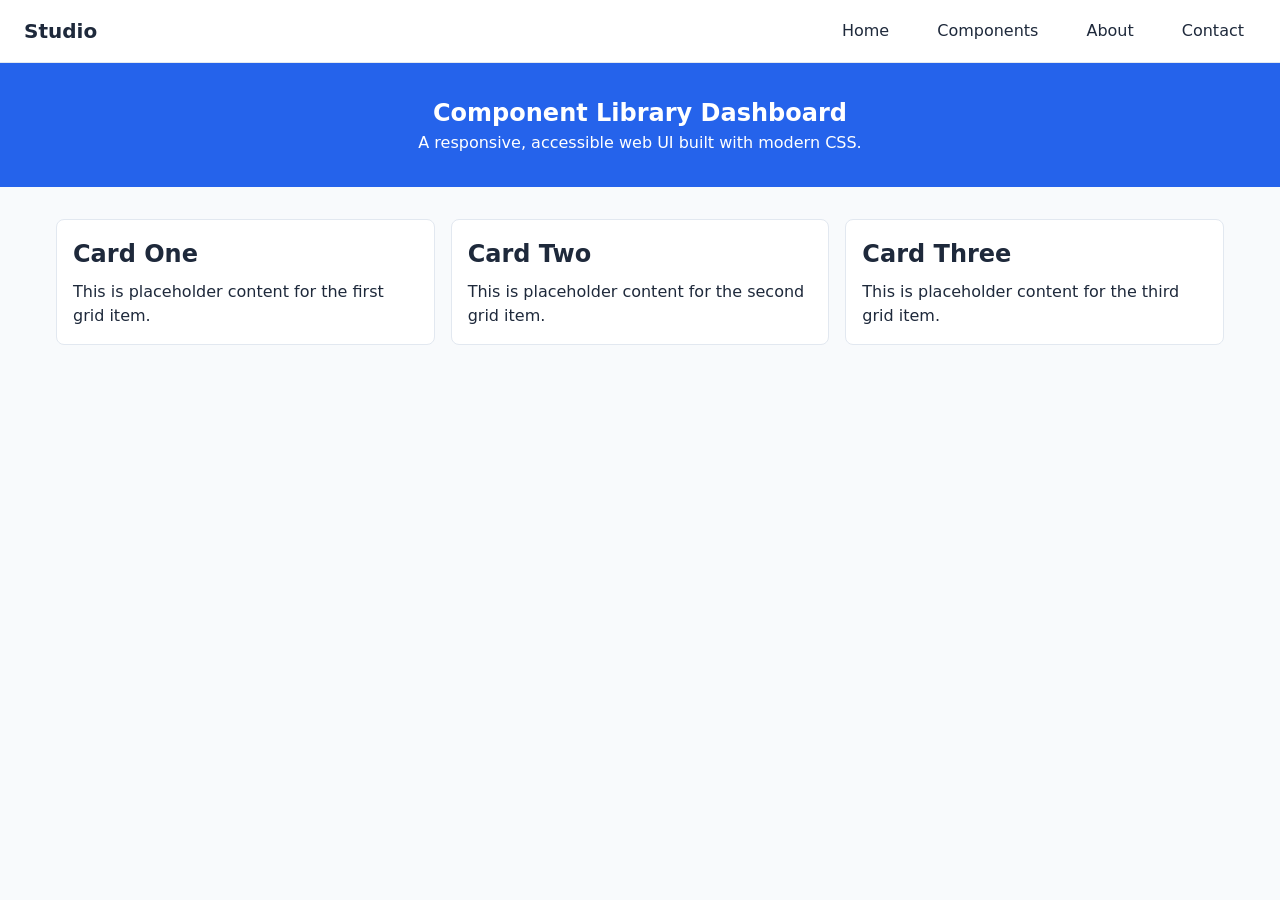
<file: index.html>
<!DOCTYPE html>
<html lang="en">
<head>
    <meta charset="UTF-8">
    <meta name="viewport" content="width=device-width, initial-scale=1.0">
    <title>Responsive Component Library & Accessibility</title>
    <link rel="stylesheet" href="style.css">
</head>
<body>
    <header class="site-header">
        <a class="logo" href="index.html">Studio</a>
        <nav>
            <ul>
                <li><a href="index.html">Home</a></li>
                <li><a href="components.html">Components</a></li>
                <li><a href="index.html#about">About</a></li>
                <li><a href="index.html#contact">Contact</a></li>
            </ul>
        </nav>
    </header>
    <section class="hero-dashboard">
        <h1>Component Library Dashboard</h1>
        <p>A responsive, accessible web UI built with modern CSS.</p>
    </section>

    <main class="site-main">
        <div class="container">
            <section class="grid-layout">
                <article class="card">
                    <h2>Card One</h2>
                    <p>This is placeholder content for the first grid item.</p>
                </article>
                <article class="card">
                    <h2>Card Two</h2>
                    <p>This is placeholder content for the second grid item.</p>
                </article>
                <article class="card">
                    <h2>Card Three</h2>
                    <p>This is placeholder content for the third grid item.</p>
                </article>
            </section>
        </div>
    </main>
</body>
</html>
</file>
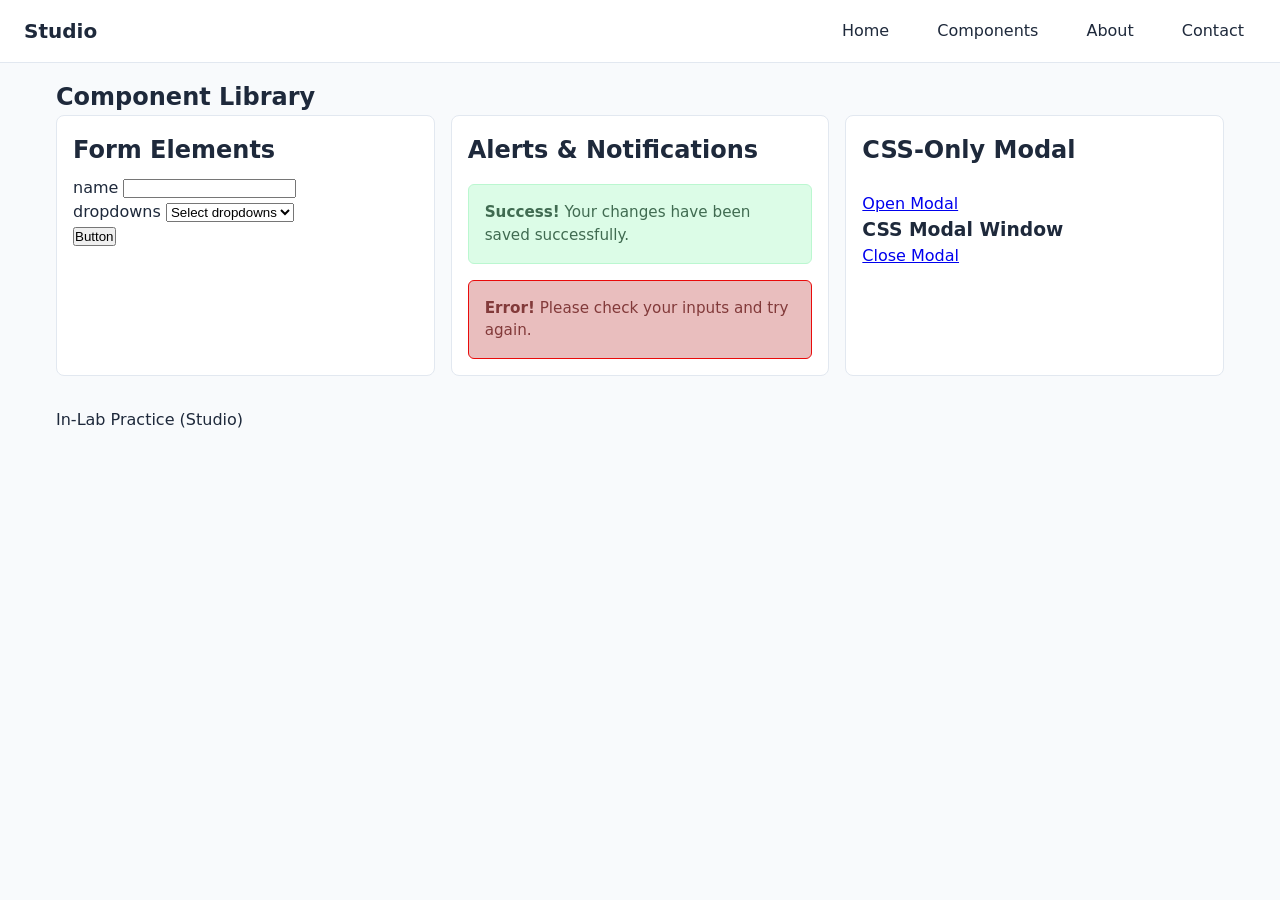
<file: components.html>
<!DOCTYPE html>
<html lang="en">
<head>
    <meta charset="UTF-8">
    <meta name="viewport" content="width=device-width, initial-scale=1">
    <title>Studio - Components</title>
    <link rel="stylesheet" href="style.css">
</head>
<body>
    <header class="site-header">
        <a class="logo" href="index.html">Studio</a>
        <nav>
            <ul>
                <li><a href="index.html">Home</a></li>
                <li><a class="active" href="components.html">Components</a></li>
                <li><a href="index.html#about">About</a></li>
                <li><a href="index.html#contact">Contact</a></li>
            </ul>
        </nav>
    </header>

    <div class="container">
        <section class="hero">
            <h1>Component Library</h1>
        </section>
        <main class="grid-layout">
            <section class="card">
                <h2>Form Elements</h2>
                <form class="component-form">
                    <div class="form-group">
                        <label for="name">name</label>
                        <input type="text" id="name" name="name">
                    </div>
                    <div class="dropdowns-group">
                        <label for="dropdowns">dropdowns</label>
                        <select id="dropdowns" name="dropdowns">
                            <option value="">Select dropdowns</option>
                            <option value="dropdowns1">dropdowns1</option>
                            <option value="dropdowns2">dropdowns2</option>
                            <option value="dropdowns3">dropdowns3</option>
                        </select>
                    </div>
                    <button type="Button" class="Button">Button</button>
                </form>
            </section>

            <section class="card">
                <h2>Alerts & Notifications</h2>
                <div class="alert alert-success" role="alert">
                    <strong>Success!</strong> Your changes have been saved successfully.
                </div>
                <div class="alert alert-error" role="alert">
                    <strong>Error!</strong> Please check your inputs and try again.
                </div>
            </section>
            <section class="card">
                <h2>CSS-Only Modal</h2>
                <a href="#open-modal" class="btn" style="margin-top: 1rem; display: inline-block;">Open Modal</a>
                <div id="open-modal" class="modal-overlay">
                    <div class="modal-box">
                        <h3>CSS Modal Window</h3>
                        
                        <a href="#" class="btn modal-close">Close Modal</a>
                    </div>
                </div>
            </section>
        </main>
    </div>

    <footer class="site-footer">
        <div class="container">In-Lab Practice (Studio)</div>
    </footer>
</body>
</html>
</file>
<file: style.css>
:root{
    
  --primary: #2563eb;
  --bg: #f8fafc;
  --text: #1e293b;
  --radius: 8px;
  /* extra variables we will also use */
  --primary-dark: #1d4ed8;
  --surface: #ffffff;
  --border: #e2e8f0;
  --muted: #64748b;
  --space: 16px;
}
* {
  box-sizing: border-box;
  margin: 0;
  padding: 0;
}
@media (prefers-color-scheme: dark) {
  :root {
    --primary: #3b82f6;
    --bg: #0f172a;
    --text: #f1f5f9;
    --surface: #1e293b;
    --border: #334155;
    --muted: #94a3b8;
  }
}
body {
  font-family: system-ui, -apple-system, "Segoe UI", sans-serif;
  background-color: var(--bg);
  color: var(--text);
  line-height: 1.5;
}
.site-header {
  background-color: var(--surface);
  border-bottom: 1px solid var(--border);
  padding: var(--space) calc(var(--space) * 1.5);
  display: flex;
  justify-content: space-between;
  align-items: center;
}
.logo {
  font-weight: bold;
  font-size: 1.25rem;
  text-decoration: none;
  color: var(--text);
}
.site-header nav ul {
  display: flex;
  list-style: none;
  gap: 1.5rem;
}

.site-header nav a {
  text-decoration: none;
  color: var(--text);
  font-weight: 500;
  padding: 0.5rem 0.75rem;
  border-radius: var(--radius);
  transition: background-color 0.2s, color 0.2s;
}

.site-header nav a:hover {
  color: var(--primary);
  background-color: var(--bg);
}
.hero-dashboard {
  background-color: var(--primary);
  color: #ffffff;
  padding: calc(var(--space) * 2);
  text-align: center;
  margin-bottom: var(--space);
}
.container {
  max-width: 1200px;
  margin: 0 auto;
  padding: var(--space);
}
.grid-layout {
  display: grid;
  grid-template-columns: repeat(auto-fit, minmax(250px, 1fr));
  gap: var(--space);
}
.card {
  background-color: var(--surface);
  border: 1px solid var(--border);
  border-radius: var(--radius);
  padding: var(--space);
  transition: transform 0.2s ease, box-shadow 0.2s ease;
}
.card:hover {
  transform: translateY(-4px);
  box-shadow: 0 4px 8px rgba(0, 0, 0, 0.1);
}
.card h2 {
  font-size: 1.5rem;
  margin-bottom: 0.5rem;
}
@media (min-width: 768px) {
    .grid-layout {
        grid-template-columns: repeat(2, 1fr);
    }
}

@media (min-width: 1024px) {
    .grid-layout {
        grid-template-columns: repeat(3, 1fr);
    }
}
.alert {
    padding: 1rem;
    border-radius: 6px;
    margin-top: 1rem;
    font-size: 0.95rem;
    border: 1px solid transparent;
}

.alert-success {
    background-color: #dcfce7;
    color: #406b51;
    border-color: #bbf7d0;
}

.alert-error {
    background-color: hsl(0, 50%, 83%);
    color: hsl(0, 38%, 37%);
    border-color: #e90b0b;
}
</file>
